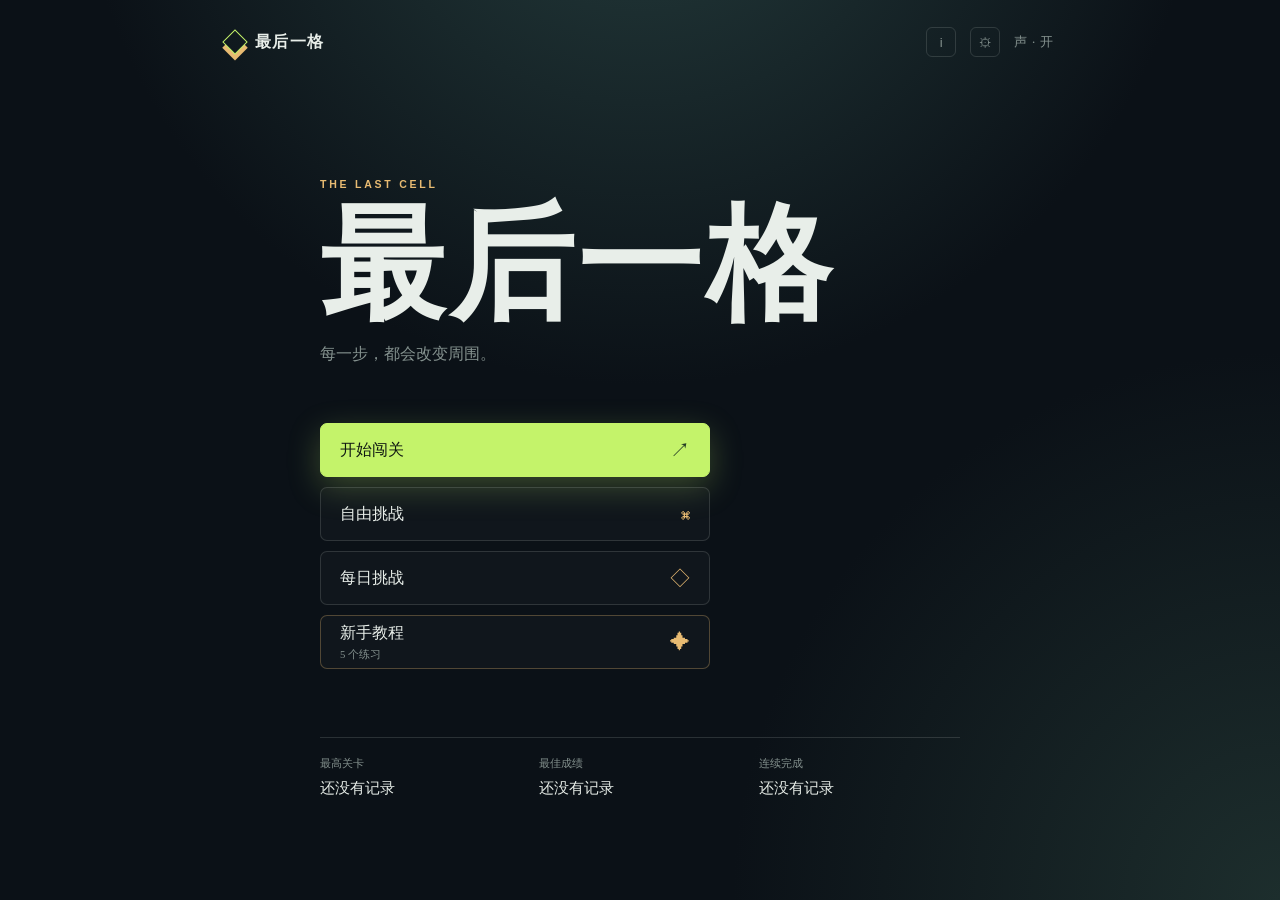
<file: index.html>
<!doctype html>
<html lang="zh-CN">
<head>
  <meta charset="UTF-8">
  <meta name="viewport" content="width=device-width, initial-scale=1, viewport-fit=cover">
  <meta name="theme-color" content="#0b1117">
  <meta name="description" content="最后一格：每一步，都会改变周围。">
  <title>最后一格 | THE LAST CELL</title>
  <link rel="stylesheet" href="style.css">
</head>
<body>
  <main class="app-shell">
    <header class="site-header">
      <button class="back-button is-hidden" id="back-button" type="button" aria-label="返回首页">← <span>返回</span></button>
      <a class="wordmark" href="#home" aria-label="最后一格首页"><span class="mark" aria-hidden="true"></span><span>最后一格</span></a>
      <div class="header-actions"><button class="header-icon" id="info-button" type="button" aria-label="游戏说明">i</button><button class="header-icon" id="settings-button" type="button" aria-label="设置">⚙</button><button class="sound-button" id="sound-button" type="button" aria-label="切换按键音" aria-pressed="true">声 · 开</button></div>
    </header>
    <section id="home-screen" class="screen home-screen">
      <div class="hero-copy"><p class="eyebrow">THE LAST CELL</p><h1>最后一格</h1><p class="tagline">每一步，都会改变周围。</p></div>
      <div class="home-actions"><button class="action-button primary" data-mode="campaign" type="button"><span>开始闯关</span><b>↗</b></button><button class="action-button" data-mode="free" type="button"><span>自由挑战</span><b>⌘</b></button><button class="action-button" data-mode="daily" type="button"><span>每日挑战</span><b>◇</b></button><button class="action-button tutorial-entry" id="tutorial-button" type="button"><span>新手教程 <small id="tutorial-status">5 个练习</small></span><b>✦</b></button></div>
      <div class="home-stats"><div><span>最高关卡</span><strong id="home-level">还没有记录</strong></div><div><span>最佳成绩</span><strong id="home-best">还没有记录</strong></div><div><span>连续完成</span><strong id="home-streak">还没有记录</strong></div></div>
    </section>
    <section id="tutorial-screen" class="screen select-screen is-hidden"><div class="section-heading"><p class="eyebrow">FIRST LIGHT</p><h2>新手教程</h2><p class="section-lede">五个小练习，带你熟悉每一次改变。</p></div><div id="tutorial-levels" class="tutorial-levels"></div></section>
    <section id="select-screen" class="screen select-screen is-hidden"><div class="section-heading"><p class="eyebrow" id="select-eyebrow">SELECT LEVEL</p><h2 id="select-title">选择关卡</h2></div><div id="level-groups" class="level-groups"></div></section>
    <section id="game-screen" class="screen game-screen is-hidden">
      <div class="game-heading"><div><p class="eyebrow" id="game-mode-label">CAMPAIGN</p><h2 id="level-title">第 1 关</h2></div><div class="game-metrics"><span>步数 <strong id="moves">0</strong></span><span>最佳 <strong id="best">—</strong></span></div></div>
      <div class="rule-line"><span id="board-size">4 × 4</span><span id="level-difficulty">初见</span></div><div id="board" class="board" role="grid" aria-label="益智棋盘"></div>
      <div id="tutorial-guide" class="tutorial-guide is-hidden"><strong id="tutorial-step">看这里</strong><span id="tutorial-tip">每次点击都会改变自己和相邻的格子。</span></div><div class="game-tools"><button class="tool-button" id="restart-button" type="button"><span class="tool-icon">↻</span>重新开始</button><button class="tool-button" id="undo-button" type="button" disabled><span class="tool-icon">↶</span>撤回</button><button class="tool-button" id="hint-button" type="button"><span class="tool-icon">✦</span>提示：<span id="hint-count">3 / 3</span></button><button class="tool-button" id="pause-button" type="button"><span class="tool-icon">Ⅱ</span>暂停</button></div><p class="game-note">点亮的格子会改变上下左右。让所有格子归于安静。</p>
    </section>
    <div id="pause-overlay" class="modal is-hidden" role="dialog" aria-modal="true"><div class="modal-panel"><p class="eyebrow">PAUSED</p><h2>先停在这里</h2><div class="modal-actions"><button class="action-button primary" id="resume-button" type="button"><span>继续游戏</span><b>→</b></button><button class="action-button" id="pause-restart-button" type="button"><span>重新开始</span><b>↻</b></button><button class="action-button" id="pause-select-button" type="button"><span>返回关卡目录</span><b>⌂</b></button><button class="action-button" id="pause-home-button" type="button"><span>返回首页</span><b>×</b></button></div></div></div>
    <div id="result-overlay" class="modal is-hidden" role="dialog" aria-modal="true"><div class="modal-panel result-panel"><p class="eyebrow">PUZZLE COMPLETE</p><div id="stars" class="stars" aria-label="获得星级"></div><h2>通关！</h2><p id="result-copy"></p><p id="result-message" class="result-message"></p><div class="result-actions"><button class="action-button primary" id="again-button" type="button"><span>再玩一次</span><b>↻</b></button><button class="action-button" id="next-button" type="button"><span>下一关</span><b>→</b></button><button class="action-button" id="result-select-button" type="button"><span>返回关卡目录</span><b>⌂</b></button></div></div></div>
    <div id="info-modal" class="modal is-hidden" role="dialog" aria-modal="true"><div class="modal-panel text-panel"><button class="modal-close" data-close-modal type="button" aria-label="关闭">×</button><p class="eyebrow">HOW TO PLAY</p><h2>游戏说明</h2><div class="info-copy"><h3>游戏目标</h3><p>通过点击方块，让棋盘中的所有方块达到关闭状态。</p><h3>点击规则</h3><p>每点击一个方块，它自己以及上、下、左、右相邻方块都会同时改变状态。</p><h3>基本技巧</h3><p>观察一次点击会影响哪些位置；不要只考虑当前一步；可以尝试逐行解决；同一个位置点击两次会恢复。</p><h3>星级规则</h3><p>三星接近最优解，二星是优秀解法，一星代表稳稳通关，零星也仍然算成功。</p></div></div></div>
    <div id="settings-modal" class="modal is-hidden" role="dialog" aria-modal="true"><div class="modal-panel text-panel"><button class="modal-close" data-close-modal type="button" aria-label="关闭">×</button><p class="eyebrow">SETTINGS</p><h2>设置</h2><div class="setting-row"><div><strong>方块颜色</strong><small>选择你喜欢的点亮色</small></div><div id="theme-options" class="theme-options"></div></div><div class="setting-row"><div><strong>按键音</strong><small>点击方块时播放轻音</small></div><button class="toggle-button" id="key-sound-toggle" type="button"></button></div><div class="setting-row"><div><strong>通关音</strong><small>完成关卡时播放提示音</small></div><button class="toggle-button" id="complete-sound-toggle" type="button"></button></div></div></div>
  </main><script src="script.js"></script>
</body>
</html>
</file>
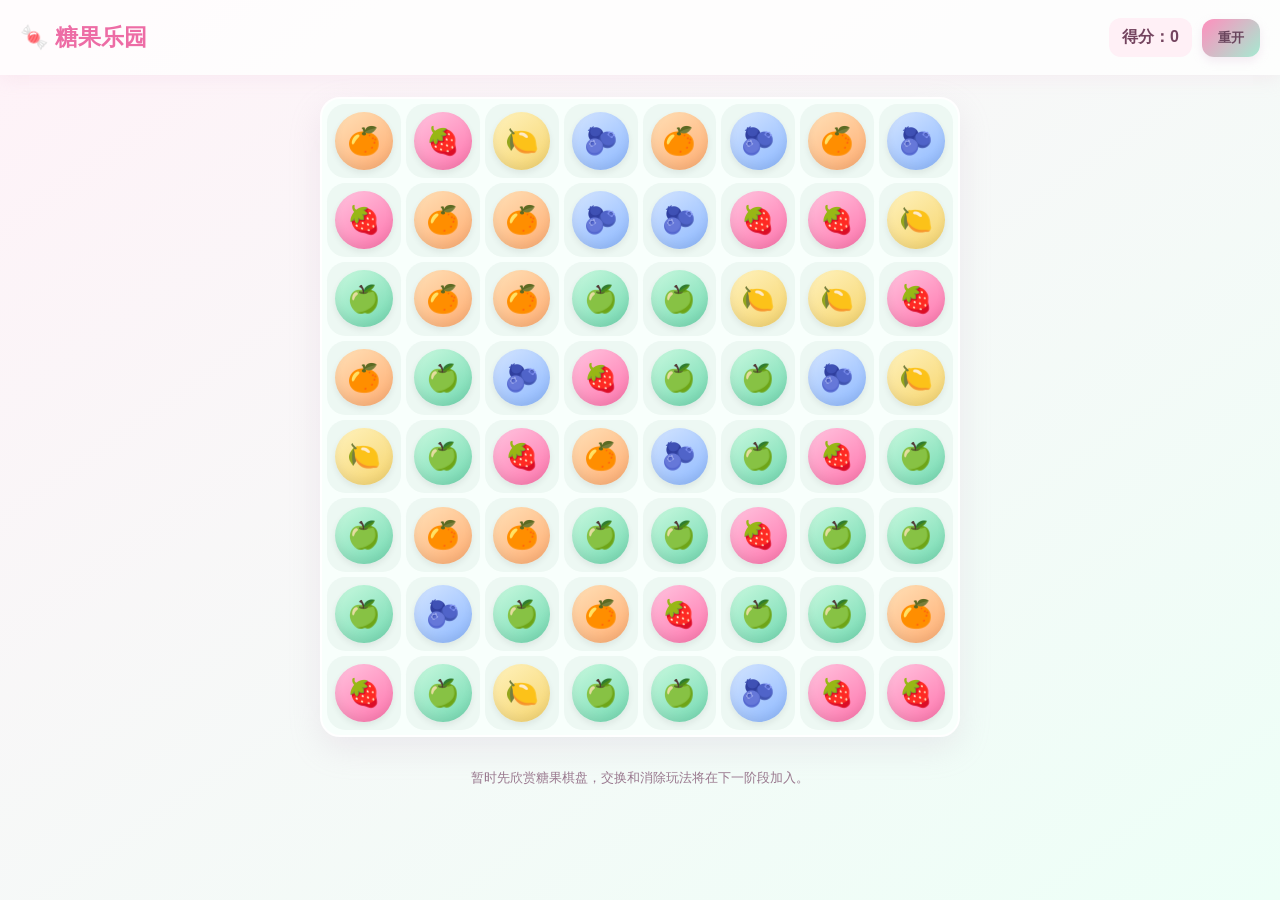
<file: candy-match/index.html>
<!doctype html>
<html lang="zh-CN">
<head>
  <meta charset="UTF-8">
  <meta name="viewport" content="width=device-width, initial-scale=1">
  <title>糖果乐园</title>
  <link rel="stylesheet" href="styles.css">
</head>
<body>
  <header class="topbar">
    <div class="title">🍬 糖果乐园</div>
    <div class="controls">
      <div class="score">得分：<span id="score">0</span></div>
      <button id="restartBtn" class="btn">重开</button>
    </div>
  </header>

  <main class="main">
    <div id="board" class="board" aria-label="糖果棋盘"></div>
  </main>

  <footer class="footer">
    暂时先欣赏糖果棋盘，交换和消除玩法将在下一阶段加入。
  </footer>

  <script src="main.js"></script>
</body>
</html>
</file>
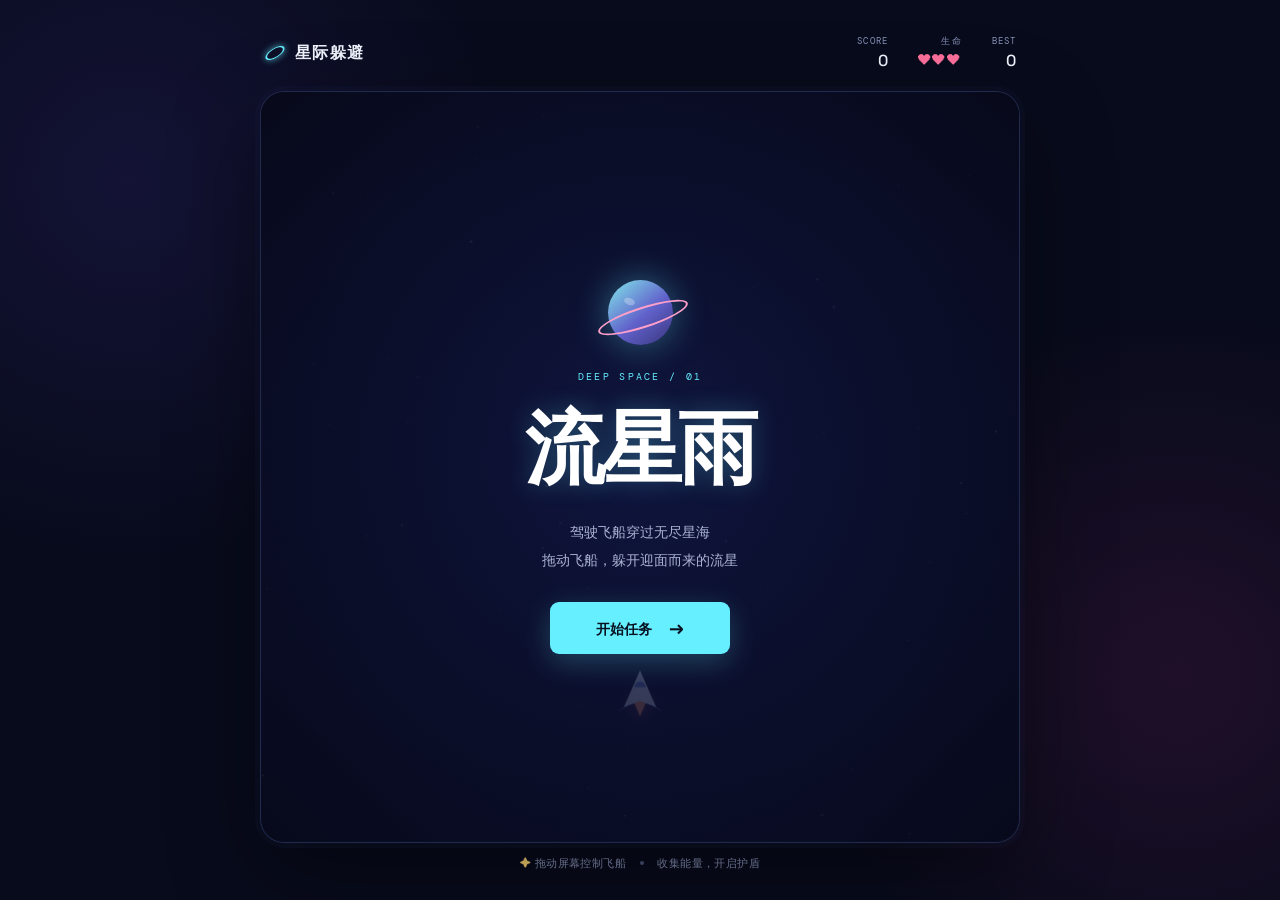
<file: asteroid.html>
<!doctype html>
<html lang="zh-CN">
<head>
  <meta charset="UTF-8">
  <meta name="viewport" content="width=device-width, initial-scale=1.0, maximum-scale=1.0, user-scalable=no">
  <meta name="description" content="星际躲避：流星雨 Canvas 网页小游戏">
  <title>星际躲避：流星雨</title>
  <link rel="stylesheet" href="asteroid.css">
</head>
<body>
  <main class="space-page">
    <section class="game-wrap" aria-label="星际躲避流星雨游戏">
      <header class="hud">
        <div class="brand-mark"><span class="brand-orbit"></span><span>星际躲避</span></div>
        <div class="stat-group">
          <div class="stat"><span class="stat-label">SCORE</span><strong id="score">0</strong></div>
          <div class="stat lives-stat"><span class="stat-label">生命</span><strong id="lives">❤❤❤</strong></div>
          <div class="stat"><span class="stat-label">BEST</span><strong id="best-score">0</strong></div>
        </div>
      </header>

      <div id="game-stage" class="game-stage">
        <canvas id="game-canvas" aria-label="游戏画面"></canvas>
        <div id="start-screen" class="overlay-screen">
          <div class="planet-icon" aria-hidden="true"><span></span></div>
          <p class="kicker">DEEP SPACE / 01</p>
          <h1>流星雨</h1>
          <p class="intro">驾驶飞船穿过无尽星海<br>拖动飞船，躲开迎面而来的流星</p>
          <button id="start-button" class="primary-button" type="button">开始任务 <span>→</span></button>
        </div>
        <div id="game-over-screen" class="overlay-screen is-hidden">
          <p class="kicker">MISSION COMPLETE</p>
          <h2>游戏结束</h2>
          <p class="final-label">本次得分</p>
          <div id="final-score" class="final-score">0</div>
          <p id="new-record" class="new-record is-hidden">✦ 刷新最高分 ✦</p>
          <button id="restart-button" class="primary-button" type="button">重新开始 <span>↻</span></button>
        </div>
      </div>
      <p class="control-hint"><span>✦</span> 拖动屏幕控制飞船 <i></i> 收集能量，开启护盾</p>
    </section>
  </main>
  <script src="asteroid.js"></script>
</body>
</html>
</file>
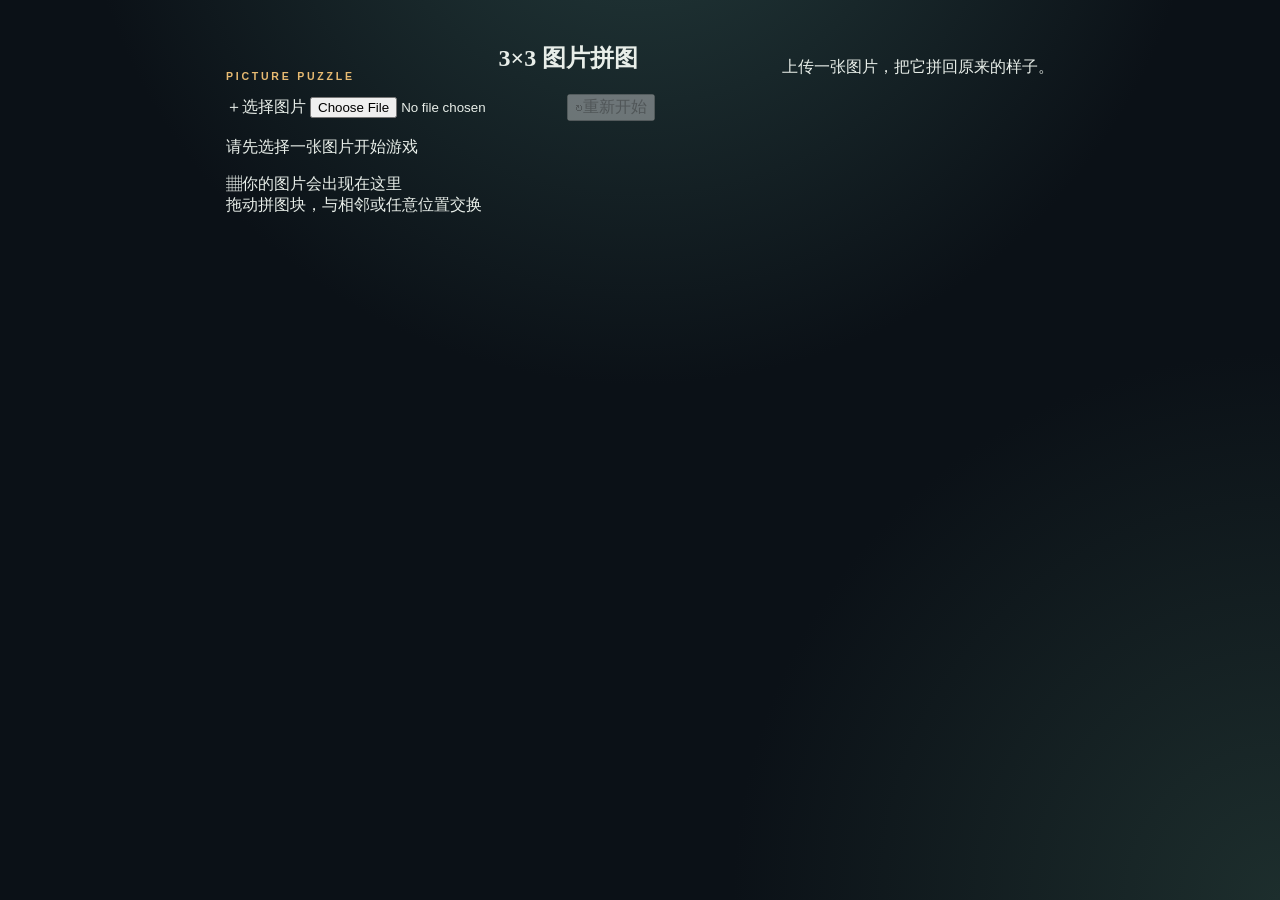
<file: puzzle.html>
<!doctype html>
<html lang="zh-CN">
<head>
  <meta charset="UTF-8">
  <meta name="viewport" content="width=device-width, initial-scale=1.0">
  <meta name="description" content="3×3 图片拼图小游戏">
  <title>3×3 图片拼图</title>
  <link rel="stylesheet" href="style.css">
</head>
<body>
  <main class="app-shell">
    <section class="game-card" aria-labelledby="game-title">
      <div class="game-heading">
        <p class="eyebrow">PICTURE PUZZLE</p>
        <h1 id="game-title">3×3 图片拼图</h1>
        <p class="subtitle">上传一张图片，把它拼回原来的样子。</p>
      </div>
      <div class="toolbar" aria-label="游戏操作">
        <label class="upload-button" for="image-input"><span aria-hidden="true">＋</span>选择图片</label>
        <input id="image-input" type="file" accept="image/*">
        <button id="restart-button" class="restart-button" type="button" disabled><span aria-hidden="true">↻</span>重新开始</button>
      </div>
      <p id="status-message" class="status-message" role="status">请先选择一张图片开始游戏</p>
      <div id="puzzle-board" class="puzzle-board is-empty" aria-label="3乘3拼图区域">
        <div class="empty-state"><span class="empty-icon" aria-hidden="true">▦</span><span>你的图片会出现在这里</span></div>
      </div>
      <div class="game-tip"><span class="tip-dot" aria-hidden="true"></span>拖动拼图块，与相邻或任意位置交换</div>
    </section>
  </main>
  <script src="script.js"></script>
</body>
</html>
</file>
<file: style.css>
:root{--ink:#e8eee9;--muted:#84918e;--line:rgba(232,238,233,.14);--off:#182326;--on:#c4f36a;--accent:#e8bb72;--theme-glow:rgba(196,243,106,.25)}
*{box-sizing:border-box}html{min-width:320px;background:#0b1117}body{min-height:100svh;margin:0;color:var(--ink);font-family:Georgia,'Noto Serif SC',serif;background:radial-gradient(circle at 50% -20%,#253d3d 0,transparent 45%),radial-gradient(circle at 100% 100%,#1d2e2d 0,transparent 35%),#0b1117}button,a{-webkit-tap-highlight-color:transparent}button{font:inherit}.app-shell{width:min(100%,940px);min-height:100svh;margin:auto;padding:max(22px,env(safe-area-inset-top)) clamp(18px,5vw,56px) max(28px,env(safe-area-inset-bottom))}.site-header{display:flex;align-items:center;justify-content:space-between;min-height:40px}.wordmark{display:flex;align-items:center;gap:11px;color:var(--ink);font-size:1rem;font-weight:700;letter-spacing:.08em;text-decoration:none}.mark{width:18px;height:18px;display:block;border:1px solid var(--on);box-shadow:4px 4px 0 var(--accent);transform:rotate(45deg)}.header-actions{display:flex;align-items:center;gap:14px}.back-button,.sound-button,.header-icon{padding:8px 0;border:0;color:var(--muted);background:none;cursor:pointer;font-size:.82rem}.header-icon{display:grid;width:30px;height:30px;padding:0;place-items:center;border:1px solid var(--line);border-radius:6px;font-family:Arial,sans-serif}.header-icon:hover,.back-button:hover,.sound-button:hover{color:var(--ink);border-color:rgba(232,238,233,.4)}.sound-button{letter-spacing:.06em}.is-hidden{display:none!important}.screen{animation:arrive .42s ease both}.home-screen{max-width:640px;margin:0 auto;padding:clamp(70px,13vh,140px) 0 30px}.eyebrow{margin:0 0 16px;color:var(--accent);font:700 .66rem/1 Arial,sans-serif;letter-spacing:.26em}.hero-copy h1{margin:0;font-size:clamp(3.6rem,14vw,7.8rem);line-height:.95;letter-spacing:.03em}.tagline{margin:20px 0 0;color:var(--muted);font-size:1rem}.home-actions{display:grid;gap:10px;max-width:390px;margin-top:58px}.action-button{display:flex;align-items:center;justify-content:space-between;width:100%;min-height:54px;padding:0 19px;border:1px solid var(--line);border-radius:7px;color:var(--ink);background:rgba(255,255,255,.025);cursor:pointer;text-align:left;transition:border-color .2s,background .2s,transform .2s}.action-button b{color:var(--accent);font:1.25rem Arial,sans-serif}.action-button small{display:block;margin-top:4px;color:var(--muted);font-size:.67rem;font-weight:400}.action-button:hover{border-color:rgba(232,238,233,.4);background:rgba(255,255,255,.07);transform:translateX(3px)}.action-button:active,.tool-button:active,.header-icon:active{transform:scale(.97)}.action-button.primary{border-color:var(--on);color:#101812;background:var(--on);box-shadow:0 10px 32px var(--theme-glow)}.action-button.primary b{color:#253d25}.tutorial-entry{border-color:rgba(232,187,114,.3)}.home-stats{display:grid;grid-template-columns:repeat(3,1fr);gap:18px;margin-top:68px;padding-top:18px;border-top:1px solid var(--line)}.home-stats span,.home-stats strong{display:block}.home-stats span{margin-bottom:8px;color:var(--muted);font-size:.7rem}.home-stats strong{font-size:.92rem;font-weight:400}.select-screen,.game-screen{width:min(100%,640px);margin:0 auto;padding-top:clamp(44px,8vh,88px)}.section-heading h2,.game-heading h2{margin:0;font-size:clamp(2rem,7vw,3.2rem);letter-spacing:.04em}.section-lede{margin:12px 0 0;color:var(--muted);font-size:.9rem}.tutorial-levels{display:grid;gap:9px;margin-top:38px}.tutorial-card{display:grid;grid-template-columns:56px 1fr 32px;align-items:center;gap:14px;min-height:78px;padding:10px 17px;border:1px solid var(--line);border-radius:8px;color:var(--ink);background:rgba(255,255,255,.025);cursor:pointer;text-align:left}.tutorial-card:hover,.tutorial-card.completed{border-color:rgba(196,243,106,.45);background:rgba(196,243,106,.06)}.tutorial-card b{color:var(--accent);font:1.25rem Arial,sans-serif;text-align:right}.tutorial-number{color:var(--accent);font:1.25rem Arial,sans-serif}.tutorial-card strong,.tutorial-card small{display:block}.tutorial-card small{margin-top:6px;color:var(--muted);font-size:.74rem}.level-groups{display:grid;gap:32px;margin-top:42px}.level-group h3{display:flex;justify-content:space-between;margin:0 0 12px;color:var(--muted);font:700 .72rem Arial,sans-serif;letter-spacing:.1em}.level-grid{display:grid;grid-template-columns:repeat(5,1fr);gap:10px}.level-cell{display:flex;align-items:center;justify-content:space-between;aspect-ratio:1.45;min-width:0;padding:10px 12px;border:1px solid var(--line);border-radius:7px;color:var(--muted);background:rgba(255,255,255,.025);cursor:pointer;font:.88rem Arial,sans-serif}.level-cell:hover,.level-cell.current{border-color:var(--on);color:var(--on)}.level-cell.done{color:var(--accent)}.level-cell small{display:block;color:var(--accent);font-size:.62rem;letter-spacing:.05em}.level-cell.locked{justify-content:center;cursor:not-allowed;opacity:.42}.lock-symbol{font-size:1.25rem}.game-heading{display:flex;align-items:end;justify-content:space-between;gap:18px}.game-heading .eyebrow{margin-bottom:12px}.game-metrics{display:flex;gap:16px;color:var(--muted);font-size:.78rem;white-space:nowrap}.game-metrics strong{margin-left:5px;color:var(--ink);font-size:1.05rem;font-weight:400}.rule-line{display:flex;justify-content:space-between;margin:20px 0 12px;color:var(--muted);font:.72rem Arial,sans-serif;letter-spacing:.12em;text-transform:uppercase}.board{display:grid;gap:clamp(6px,1.8vw,11px);width:min(100%,570px);margin:0 auto;padding:clamp(12px,2.7vw,20px);border:1px solid var(--line);border-radius:13px;background:rgba(10,16,19,.65);box-shadow:0 22px 70px rgba(0,0,0,.25),inset 0 1px rgba(255,255,255,.05);touch-action:manipulation}.cell{position:relative;aspect-ratio:1;min-width:0;padding:0;border:1px solid rgba(255,255,255,.06);border-radius:clamp(6px,1.5vw,11px);background:var(--off);cursor:pointer;transition:background .22s,box-shadow .22s,transform .16s}.cell:after{position:absolute;inset:28%;border-radius:50%;background:rgba(255,255,255,.12);content:'';opacity:0;transition:opacity .2s}.cell.on{border-color:color-mix(in srgb,var(--on),transparent 50%);background:var(--on);box-shadow:0 0 22px var(--theme-glow)}.cell.on:after{opacity:1;background:rgba(255,255,255,.3)}.cell:active{transform:scale(.91)}.cell.hint{animation:hint 1s ease-in-out 2}.cell.guide-target{box-shadow:0 0 0 3px var(--accent),0 0 26px var(--accent);z-index:1;animation:guide 1.4s ease-in-out infinite}.cell.guide-affect:not(.guide-target){border-color:rgba(232,187,114,.6)}.tutorial-guide{display:flex;align-items:baseline;gap:12px;margin:14px auto 0;padding:12px 14px;border-left:2px solid var(--accent);background:rgba(232,187,114,.07)}.tutorial-guide strong{font-size:.86rem}.tutorial-guide span{color:var(--muted);font-size:.76rem;line-height:1.5}.game-tools{display:flex;gap:7px;margin:18px 0 0}.tool-button{flex:1;min-height:48px;padding:0 7px;border:1px solid var(--line);border-radius:6px;color:var(--muted);background:transparent;cursor:pointer;font-size:.74rem}.tool-button:hover{color:var(--ink);border-color:rgba(232,238,233,.4)}.tool-button:disabled{cursor:not-allowed;opacity:.35}.tool-icon{margin-right:5px;color:var(--accent)}.game-note{margin:16px 0;color:var(--muted);text-align:center;font-size:.75rem}.modal{position:fixed;inset:0;z-index:5;display:grid;place-items:center;padding:20px;background:rgba(5,9,12,.78);backdrop-filter:blur(9px)}.modal-panel{position:relative;width:min(100%,430px);max-height:calc(100svh - 40px);overflow:auto;padding:34px 28px;border:1px solid var(--line);border-radius:10px;background:#141f20;box-shadow:0 24px 80px rgba(0,0,0,.35);text-align:center;animation:arrive .3s ease both}.modal-panel h2{margin:0 0 24px;font-size:2.2rem}.modal-panel .action-button{margin-top:9px}.modal-close{position:absolute;top:14px;right:17px;border:0;color:var(--muted);background:none;cursor:pointer;font-size:1.5rem}.text-panel{text-align:left}.text-panel h2{text-align:center}.info-copy h3{margin:20px 0 7px;color:var(--accent);font-size:.9rem}.info-copy p{margin:0;color:var(--muted);font-size:.82rem;line-height:1.75}.setting-row{display:flex;align-items:center;justify-content:space-between;gap:18px;padding:17px 0;border-top:1px solid var(--line)}.setting-row strong,.setting-row small{display:block}.setting-row strong{font-size:.9rem}.setting-row small{margin-top:5px;color:var(--muted);font-size:.72rem}.toggle-button{min-width:55px;min-height:36px;border:1px solid var(--line);border-radius:18px;color:var(--muted);background:transparent;cursor:pointer}.toggle-button.active{border-color:var(--on);color:#101812;background:var(--on)}.theme-options{display:flex;gap:9px}.theme-swatch{width:32px;height:32px;padding:4px;border:1px solid var(--line);border-radius:50%;background:transparent;cursor:pointer}.theme-swatch span{display:block;width:100%;height:100%;border-radius:50%;background:var(--on)}.theme-swatch.selected{border-color:var(--ink);box-shadow:0 0 0 2px var(--accent)}.theme-blue span{background:#8ac7f5}.theme-green span{background:#8de1ad}.theme-violet span{background:#c5a3ed}.stars{display:flex;justify-content:center;gap:8px;margin:-6px 0 14px}.star{color:#334144;font-size:2.3rem;line-height:1;text-shadow:0 2px 4px rgba(0,0,0,.3)}.star.earned{color:var(--on);text-shadow:0 0 14px var(--theme-glow);animation:star-in .45s both}.star:nth-child(2){animation-delay:.09s}.star:nth-child(3){animation-delay:.18s}.result-panel p:not(.eyebrow){color:var(--muted);font-size:.9rem;line-height:1.7}.result-message{color:var(--accent)!important;font-size:.8rem!important}.result-actions,.modal-actions{display:grid;gap:7px;margin-top:20px}.board.solved{animation:solved .7s ease}@keyframes arrive{from{opacity:0;transform:translateY(12px)}to{opacity:1;transform:translateY(0)}}@keyframes hint{0%,100%{box-shadow:0 0 0 rgba(232,187,114,0)}50%{box-shadow:0 0 28px var(--accent);border-color:var(--accent);transform:scale(.95)}}@keyframes guide{0%,100%{transform:scale(1)}50%{transform:scale(.95)}}@keyframes star-in{from{opacity:0;transform:scale(.5) rotate(-12deg)}to{opacity:1;transform:scale(1) rotate(0)}}@keyframes solved{35%{transform:scale(.97);box-shadow:0 0 44px var(--theme-glow)}100%{transform:scale(1)}}
+body[data-theme=blue]{--on:#8ac7f5;--accent:#a8d7ef;--theme-glow:rgba(138,199,245,.25)}body[data-theme=green]{--on:#8de1ad;--accent:#b9df9c;--theme-glow:rgba(141,225,173,.25)}body[data-theme=violet]{--on:#c5a3ed;--accent:#e0bd9d;--theme-glow:rgba(197,163,237,.25)}
+@media(max-width:560px){.app-shell{padding-left:14px;padding-right:14px}.header-actions{gap:8px}.home-screen{padding-top:62px}.home-stats{gap:8px}.home-stats strong{font-size:.78rem}.level-grid{grid-template-columns:repeat(4,1fr);gap:8px}.level-cell{aspect-ratio:1.2;padding:8px;font-size:.8rem}.game-heading{align-items:start;flex-direction:column;gap:10px}.game-metrics{width:100%;justify-content:space-between}.game-tools{gap:4px}.tool-button{font-size:.66rem;min-height:50px}.tool-icon{display:none}.tutorial-guide{display:block}.tutorial-guide span{display:block;margin-top:5px}.setting-row{align-items:flex-start;flex-direction:column;gap:11px}.theme-options{align-self:flex-start}}
+@media(min-width:561px){.level-grid{grid-template-columns:repeat(5,1fr)}}
</file>
<file: candy-match/styles.css>
:root {
  --pink: #ff8fbd;
  --pink-light: #fff0f6;
  --mint: #a5ead1;
  --text: #74445f;
  --gap: 5px;
}

* {
  box-sizing: border-box;
}

body {
  margin: 0;
  min-height: 100vh;
  font-family: "Segoe UI", Arial, sans-serif;
  color: var(--text);
  background: linear-gradient(145deg, #fff2f8, #edfff7);
}

.topbar {
  display: flex;
  justify-content: space-between;
  align-items: center;
  flex-wrap: wrap;
  gap: 12px;
  padding: 18px 20px;
  background: rgba(255, 255, 255, 0.8);
  box-shadow: 0 4px 18px #e8bfd433;
}

.title {
  font-size: 23px;
  font-weight: 800;
  color: #ed6ca5;
}

.controls {
  display: flex;
  align-items: center;
  gap: 10px;
}

.score {
  padding: 9px 13px;
  border-radius: 12px;
  background: var(--pink-light);
  font-weight: 700;
}

.btn {
  border: 0;
  border-radius: 12px;
  padding: 10px 16px;
  color: #69455d;
  font-weight: 700;
  background: linear-gradient(135deg, var(--pink), var(--mint));
  cursor: pointer;
  box-shadow: 0 4px 10px #d9b7d444;
}

.btn:hover {
  filter: brightness(1.04);
}

.btn:active {
  transform: scale(0.97);
}

.main {
  display: flex;
  justify-content: center;
  padding: 22px 12px;
}

.board {
  width: min(640px, 96vw);
  aspect-ratio: 1;
  padding: var(--gap);
  display: grid;
  grid-template-columns: repeat(8, minmax(0, 1fr));
  grid-template-rows: repeat(8, minmax(0, 1fr));
  gap: var(--gap);
  border: 2px solid #ffffff;
  border-radius: 20px;
  background: #f8fffc;
  box-shadow: 0 12px 32px #c4a9c433;
}

.cell {
  min-width: 0;
  min-height: 0;
  display: flex;
  align-items: center;
  justify-content: center;
  border-radius: 25%;
  background: #edf8f3;
}

.candy {
  width: 78%;
  height: 78%;
  display: flex;
  align-items: center;
  justify-content: center;
  border-radius: 50%;
  font-size: clamp(10px, 3vw, 27px);
  box-shadow:
    inset 0 -5px 8px #00000010,
    0 3px 6px #00000012;
}

.candy-0 {
  background: linear-gradient(145deg, #ffc4df, #ff75ad);
}

.candy-1 {
  background: linear-gradient(145deg, #ffe0b7, #ffad72);
}

.candy-2 {
  background: linear-gradient(145deg, #c9f9df, #72d9b1);
}

.candy-3 {
  background: linear-gradient(145deg, #d4e5ff, #8db8ff);
}

.candy-4 {
  background: linear-gradient(145deg, #fff2bd, #f6d56e);
}

.footer {
  padding: 10px 16px 28px;
  text-align: center;
  color: #99788e;
  font-size: 13px;
}

@media (max-width: 480px) {
  .topbar {
    padding: 14px;
  }

  .title {
    font-size: 19px;
  }

  .board {
    gap: 3px;
    padding: 4px;
  }
}
</file>
<file: asteroid.css>
@import url('https://fonts.googleapis.com/css2?family=DM+Mono:wght@400;500&family=Space+Grotesk:wght@400;500;600;700&display=swap');

:root {
  --night: #080b1c;
  --panel: #10152e;
  --line: rgba(146, 169, 255, 0.18);
  --cyan: #66efff;
  --pink: #ff719d;
  --text: #f1f5ff;
  --dim: #8992b8;
}

* { box-sizing: border-box; }

html, body { min-width: 320px; min-height: 100%; margin: 0; }

body {
  overflow-x: hidden;
  color: var(--text);
  font-family: 'Space Grotesk', sans-serif;
  background: #060817;
}

button { font: inherit; }

.space-page {
  display: grid;
  min-height: 100vh;
  padding: 20px 14px;
  place-items: center;
  background:
    radial-gradient(circle at 10% 20%, rgba(65, 50, 155, 0.2), transparent 28%),
    radial-gradient(circle at 92% 75%, rgba(167, 40, 113, 0.15), transparent 27%),
    var(--night);
}

.game-wrap { width: min(100%, 760px); }

.hud {
  display: flex;
  align-items: center;
  justify-content: space-between;
  min-height: 62px;
  padding: 0 4px 14px;
}

.brand-mark {
  display: flex;
  align-items: center;
  gap: 9px;
  color: var(--text);
  font-size: 1.02rem;
  font-weight: 700;
  letter-spacing: 0.08em;
}

.brand-orbit {
  display: block;
  width: 22px;
  height: 22px;
  border: 2px solid var(--cyan);
  border-radius: 50%;
  box-shadow: 0 0 12px rgba(102, 239, 255, 0.7);
  transform: rotate(-32deg) scaleY(0.42);
}

.stat-group { display: flex; gap: clamp(12px, 4vw, 30px); }
.stat { text-align: right; }
.stat-label { display: block; color: var(--dim); font-family: 'DM Mono', monospace; font-size: 0.57rem; letter-spacing: 0.12em; }
.stat strong { display: block; margin-top: 3px; font-size: 1rem; font-weight: 500; }
.lives-stat strong { color: var(--pink); letter-spacing: 0.12em; font-size: 0.82rem; }

.game-stage {
  position: relative;
  width: 100%;
  aspect-ratio: 4 / 5;
  max-height: calc(100vh - 148px);
  overflow: hidden;
  background: #090d25;
  border: 1px solid var(--line);
  border-radius: 24px;
  box-shadow: 0 0 0 5px rgba(62, 76, 156, 0.05), 0 30px 90px rgba(0, 0, 0, 0.45), inset 0 0 80px rgba(39, 51, 150, 0.11);
}

#game-canvas { display: block; width: 100%; height: 100%; cursor: crosshair; touch-action: none; }

.game-stage::before, .game-stage::after { position: absolute; z-index: 1; pointer-events: none; content: ''; }
.game-stage::before { inset: 0; border: 1px solid rgba(152, 184, 255, 0.08); border-radius: 24px; }
.game-stage::after { top: 0; left: 0; width: 100%; height: 14%; background: linear-gradient(180deg, rgba(7, 9, 26, 0.46), transparent); }

.overlay-screen {
  position: absolute;
  z-index: 3;
  inset: 0;
  display: flex;
  align-items: center;
  justify-content: center;
  flex-direction: column;
  padding: 24px;
  text-align: center;
  background: radial-gradient(circle, rgba(16, 22, 66, 0.74), rgba(7, 9, 25, 0.89));
  transition: opacity 300ms ease, visibility 300ms ease;
}
.overlay-screen.is-hidden { visibility: hidden; opacity: 0; pointer-events: none; }
.kicker { margin: 0 0 13px; color: var(--cyan); font-family: 'DM Mono', monospace; font-size: 0.65rem; letter-spacing: 0.22em; }
.overlay-screen h1, .overlay-screen h2 { margin: 0; color: #fff; font-size: clamp(2.5rem, 11vw, 5rem); font-weight: 700; letter-spacing: -0.04em; text-shadow: 0 0 24px rgba(102, 239, 255, 0.28); }
.overlay-screen h2 { font-size: clamp(2.2rem, 9vw, 4rem); }
.intro { margin: 15px 0 28px; color: #abb3d3; font-size: 0.9rem; line-height: 1.9; }
.final-label { margin: 24px 0 4px; color: var(--dim); font-family: 'DM Mono', monospace; font-size: 0.65rem; letter-spacing: 0.18em; }
.final-score { color: var(--cyan); font-family: 'DM Mono', monospace; font-size: clamp(2.2rem, 10vw, 4rem); text-shadow: 0 0 20px rgba(102, 239, 255, 0.4); }
.new-record { margin: 10px 0 0; color: #ffd773; font-size: 0.74rem; letter-spacing: 0.1em; }
.new-record.is-hidden { display: none; }

.planet-icon { position: relative; width: 65px; height: 65px; margin-bottom: 25px; border-radius: 50%; background: linear-gradient(140deg, #82e9eb, #6161cb 55%, #37347b); box-shadow: 0 0 35px rgba(102, 239, 255, 0.38); }
.planet-icon::after { position: absolute; top: 27px; left: -12px; width: 90px; height: 17px; border: 2px solid #ff9fca; border-radius: 50%; content: ''; transform: rotate(-18deg); }
.planet-icon span { position: absolute; top: 18px; left: 16px; width: 11px; height: 7px; border-radius: 50%; background: rgba(255,255,255,0.28); transform: rotate(20deg); }
.primary-button { min-width: 180px; min-height: 52px; padding: 0 22px; color: #07101f; background: var(--cyan); border: 0; border-radius: 9px; box-shadow: 0 8px 28px rgba(102, 239, 255, 0.23); cursor: pointer; font-size: 0.88rem; font-weight: 700; transition: transform 180ms ease, box-shadow 180ms ease, background 180ms ease; }
.primary-button span { margin-left: 13px; font-size: 1.15rem; }
.primary-button:hover, .primary-button:focus-visible { background: #a1f6ff; box-shadow: 0 10px 34px rgba(102, 239, 255, 0.4); transform: translateY(-2px); }
.primary-button:focus-visible { outline: 3px solid #fff; outline-offset: 3px; }

.control-hint { margin: 13px 0 0; color: var(--dim); font-size: 0.7rem; text-align: center; letter-spacing: 0.04em; }
.control-hint span { color: #ffd773; }.control-hint i { display: inline-block; width: 4px; height: 4px; margin: 0 10px 2px; border-radius: 50%; background: #4e587c; }

@media (max-width: 480px) {
  .space-page { padding: 12px 10px; }
  .hud { padding-bottom: 10px; }
  .brand-mark { font-size: 0.9rem; }.stat-label { font-size: 0.5rem; }.stat strong { font-size: 0.86rem; }.lives-stat strong { font-size: 0.7rem; }
  .game-stage { border-radius: 18px; }
  .control-hint { font-size: 0.63rem; }
}
</file>
